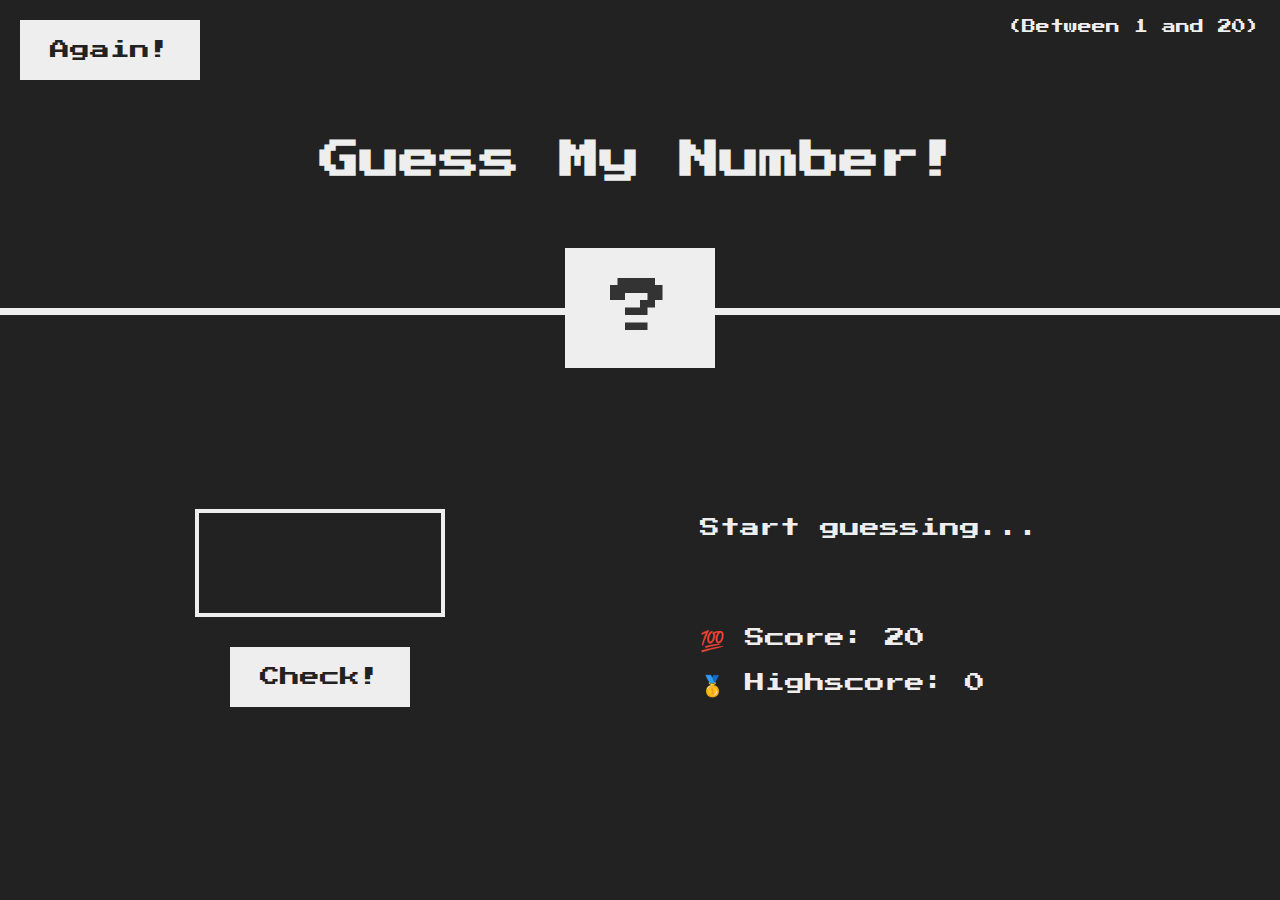
<file: index.html>
<!DOCTYPE html>
<html lang="en">
  <head>
    <meta charset="UTF-8" />
    <meta name="viewport" content="width=device-width, initial-scale=1.0" />
    <meta http-equiv="X-UA-Compatible" content="ie=edge" />
    <link rel="stylesheet" href="index.css" />
    <title>Guess My Number!</title>
  </head>
  <body>
    <header>
      <h1>Guess My Number!</h1>
      <p class="between">(Between 1 and 20)</p>
      <button class="btn again">Again!</button>
      <div class="number">?</div>
    </header>
    <main>
      <section class="left">
        <input type="number" class="guess" />
        <button class="btn check">Check!</button>
      </section>
      <section class="right">
        <p class="message">Start guessing...</p>
        <p class="label-score">💯 Score: <span class="score">20</span></p>
        <p class="label-highscore">
          🥇 Highscore: <span class="highscore">0</span>
        </p>
      </section>
    </main>
    <script src="index.js"></script>
  </body>
</html>
</file>
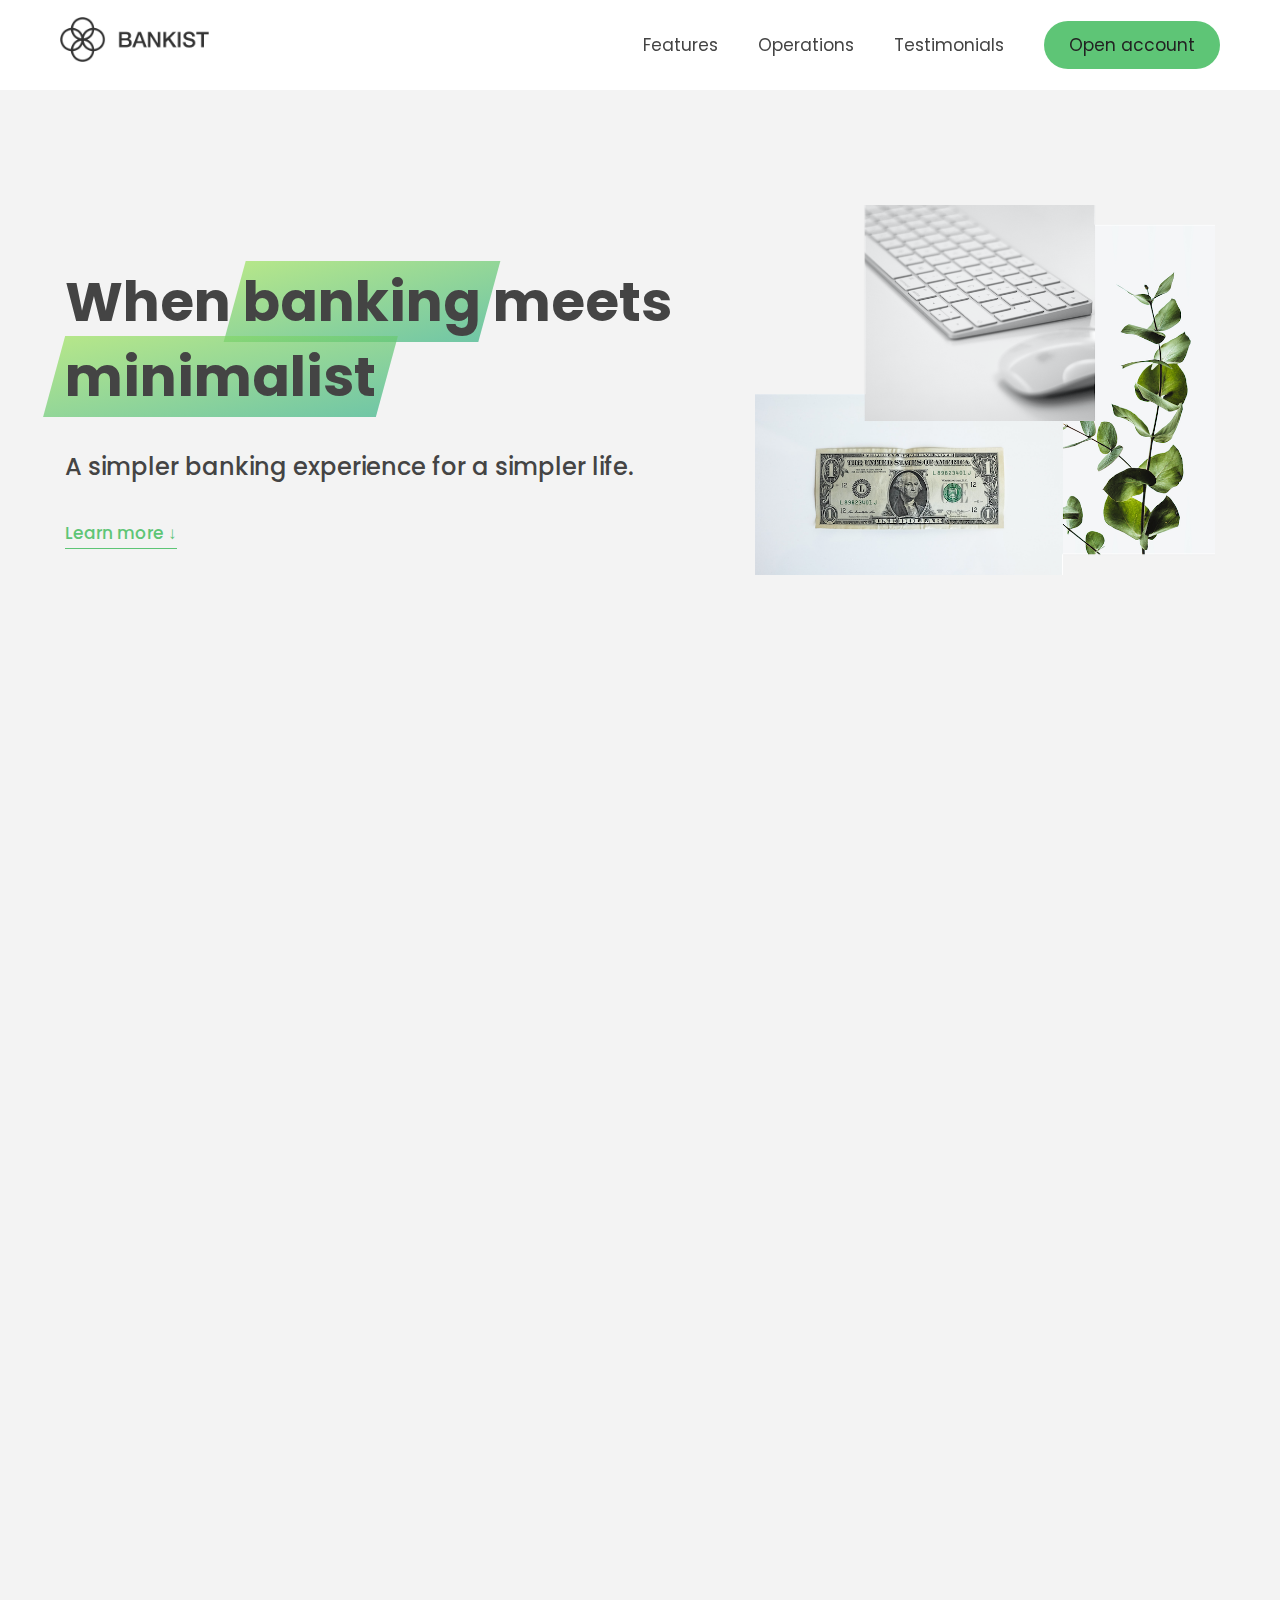
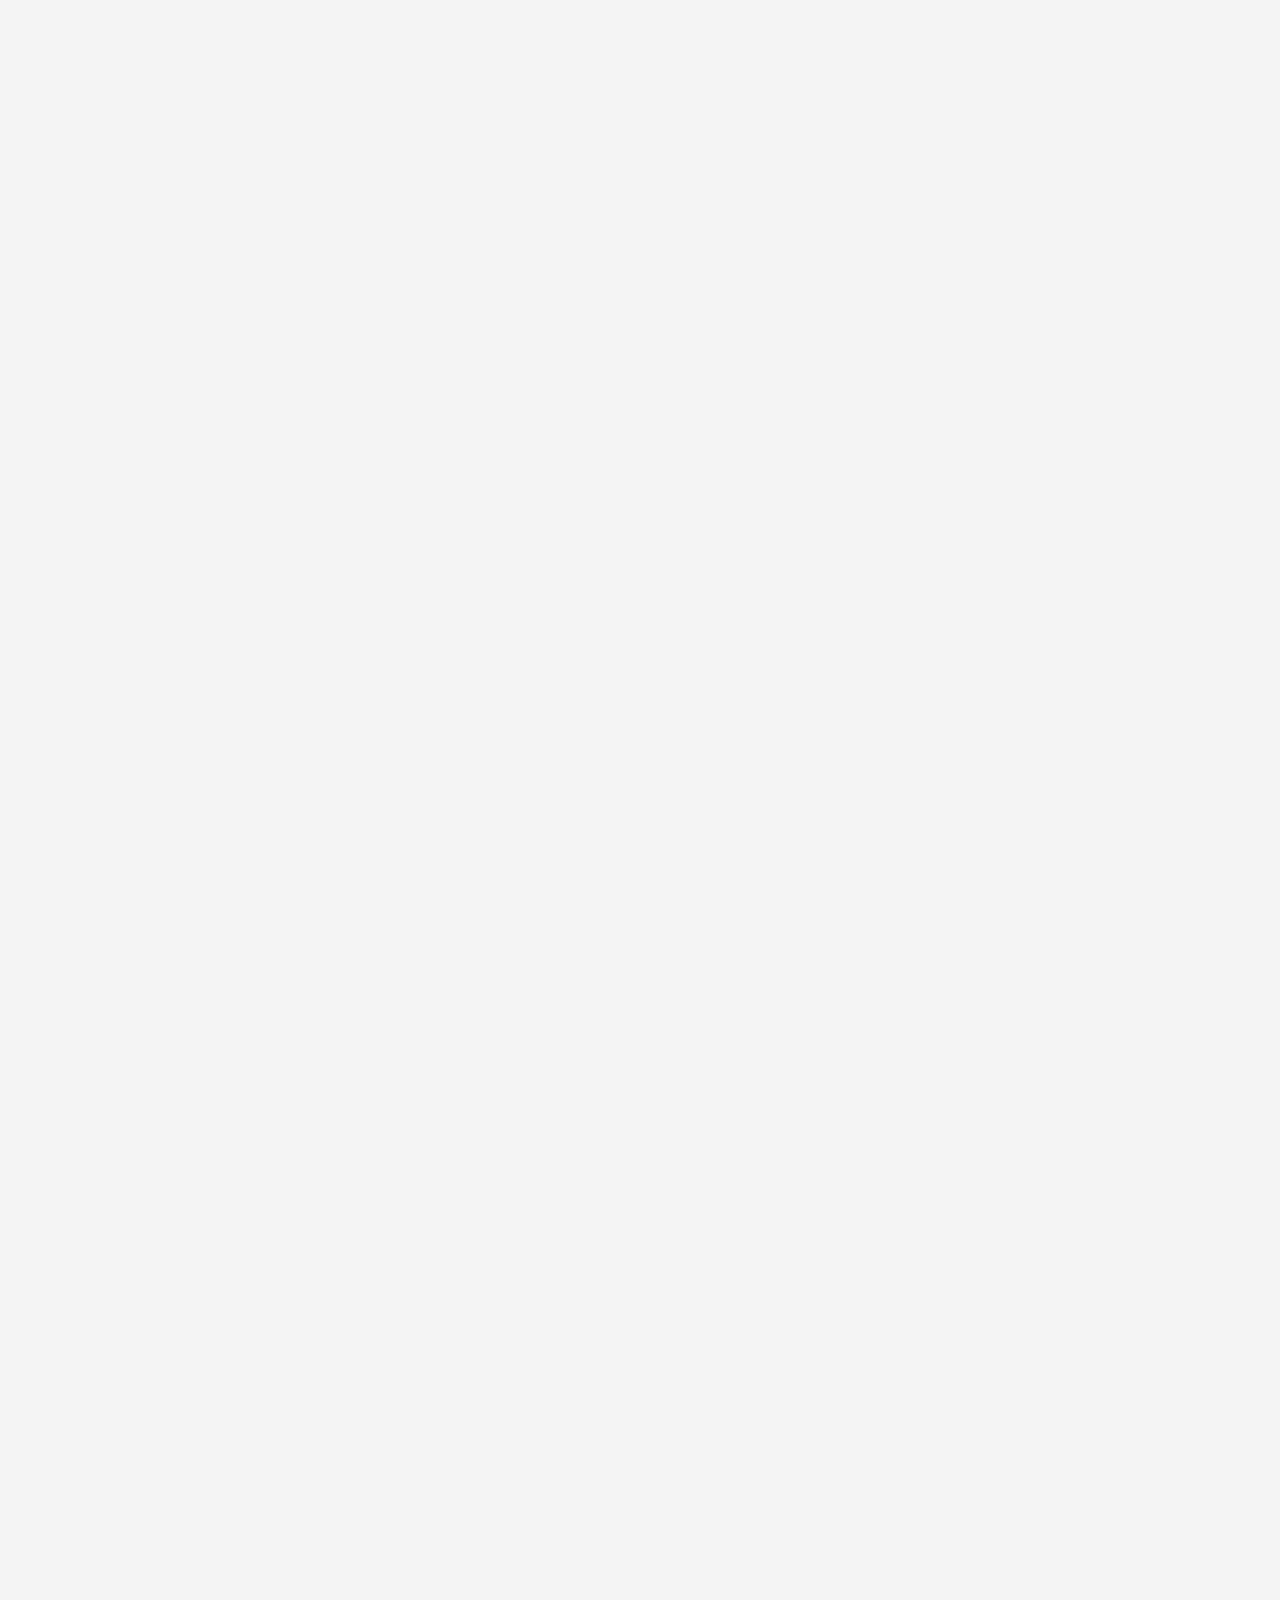
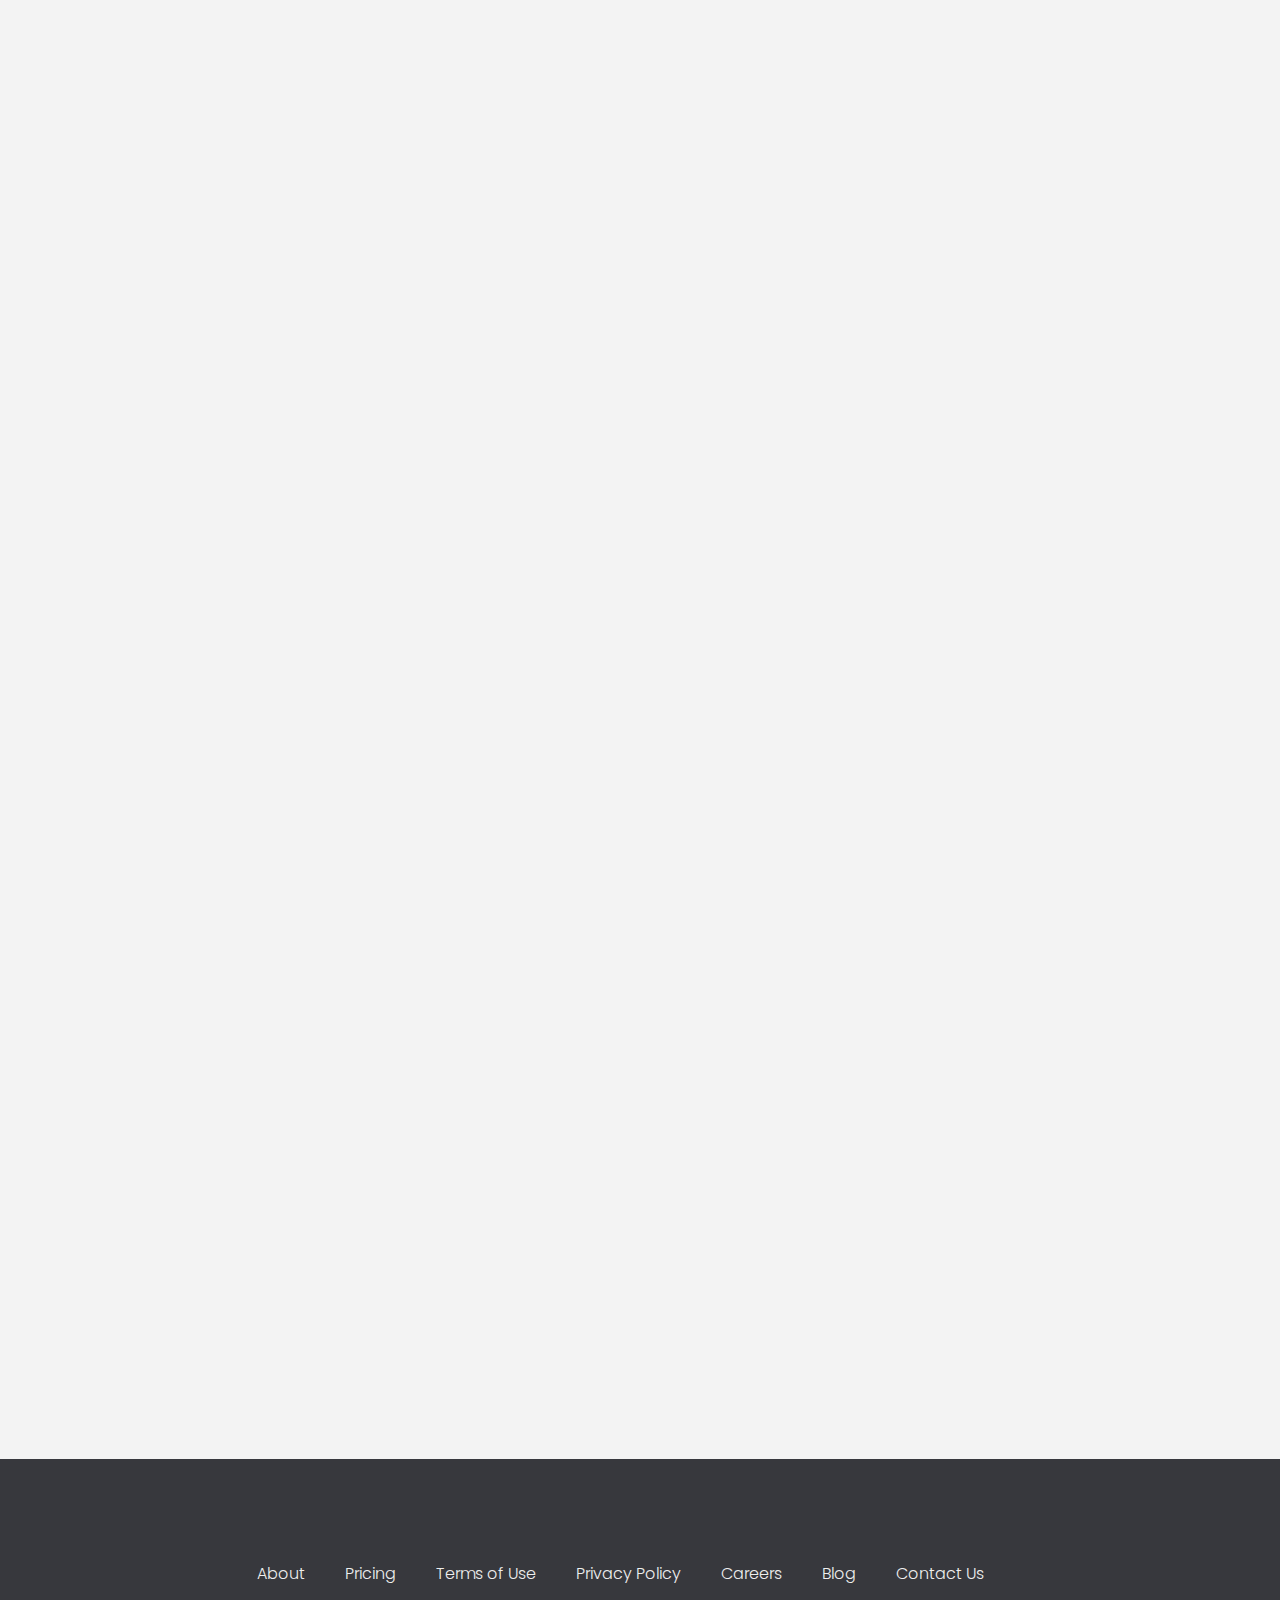
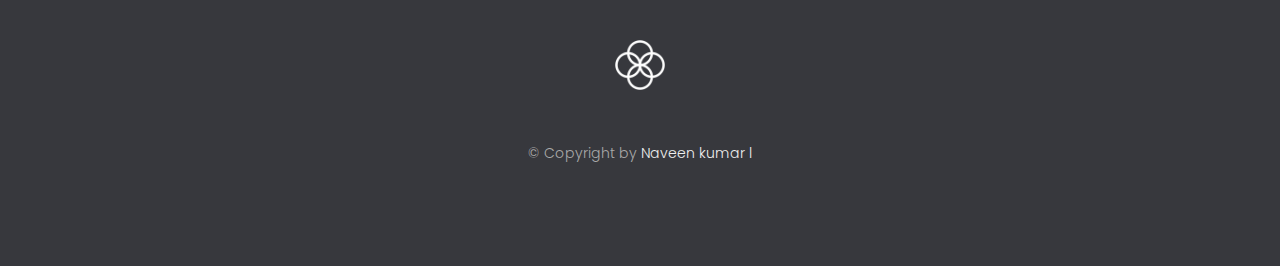
<file: Bankingwebsite/index.html>
<!DOCTYPE html>
<html lang="en">
  <head>
    <meta charset="UTF-8" />
    <meta name="viewport" content="width=device-width, initial-scale=1.0" />
    <meta http-equiv="X-UA-Compatible" content="ie=edge" />
    <link rel="shortcut icon" type="image/png" href="img/icon.png" />

    <link
      href="https://fonts.googleapis.com/css?family=Poppins:300,400,500,600&display=swap"
      rel="stylesheet"
    />
    <link rel="stylesheet" href="style.css" />
    <title>Banking website</title>
  </head>
  <body>
    <header class="header">
      <nav class="nav sticky">
        <a class="nav__link" href="#section--0">
          <img
            src="img/logo.png"
            alt="Bankist logo"
            class="nav__logo"
            designer="naveen"
            data-version-number="3.0"
            id="logo"
          />
        </a>
        <ul class="nav__links">
          <li class="nav__item">
            <a class="nav__link" href="#section--1">Features</a>
          </li>
          <li class="nav__item">
            <a class="nav__link" href="#section--2">Operations</a>
          </li>
          <li class="nav__item">
            <a class="nav__link" href="#section--3">Testimonials</a>
          </li>
          <li class="nav__item">
            <a class="nav__link nav__link--btn btn--show-modal" href="#"
              >Open account</a
            >
          </li>
        </ul>
      </nav>

      <!-- header top section -->
      <div class="header__title" id="section--0">
        <h1>
          When
          <!-- Green highlight effect -->
          <span class="highlight">banking</span>
          meets<br />
          <span class="highlight">minimalist</span>
        </h1>
        <h4>A simpler banking experience for a simpler life.</h4>
        <button class="btn--text btn--scroll-to">Learn more &DownArrow;</button>
        <img
          src="img/hero.png"
          class="header__img"
          alt="Minimalist bank items"
        />
      </div>
    </header>

    <!-- features section -->
    <section class="section" id="section--1">
      <div class="section__title">
        <h2 class="section__description">Features</h2>
        <h3 class="section__header">
          Everything you need in a modern bank and more.
        </h3>
      </div>

      <div class="features">
        <img
          src="img/digital-lazy.jpg"
          data-src="img/digital.jpg"
          alt="Computer"
          class="features__img lazy-img"
        />
        <div class="features__feature">
          <div class="features__icon">
            <svg>
              <use xlink:href="img/icons.svg#icon-monitor"></use>
            </svg>
          </div>
          <h5 class="features__header">100% digital bank</h5>
          <p>
            Lorem ipsum dolor sit amet consectetur adipisicing elit. Unde alias
            sint quos? Accusantium a fugiat porro reiciendis saepe quibusdam
            debitis ducimus.
          </p>
        </div>

        <div class="features__feature">
          <div class="features__icon">
            <svg>
              <use xlink:href="img/icons.svg#icon-trending-up"></use>
            </svg>
          </div>
          <h5 class="features__header">Watch your money grow</h5>
          <p>
            Nesciunt quos autem dolorum voluptates cum dolores dicta fuga
            inventore ab? Nulla incidunt eius numquam sequi iste pariatur
            quibusdam!
          </p>
        </div>
        <img
          src="img/grow-lazy.jpg"
          data-src="img/grow.jpg"
          alt="Plant"
          class="features__img lazy-img"
        />

        <img
          src="img/card-lazy.jpg"
          data-src="img/card.jpg"
          alt="Credit card"
          class="features__img lazy-img"
        />
        <div class="features__feature">
          <div class="features__icon">
            <svg>
              <use xlink:href="img/icons.svg#icon-credit-card"></use>
            </svg>
          </div>
          <h5 class="features__header">Free debit card included</h5>
          <p>
            Quasi, fugit in cumque cupiditate reprehenderit debitis animi enim
            eveniet consequatur odit quam quos possimus assumenda dicta fuga
            inventore ab.
          </p>
        </div>
      </div>
    </section>

    <!-- operations section -->

    <section class="section" id="section--2">
      <div class="section__title">
        <h2 class="section__description">Operations</h2>
        <h3 class="section__header">
          Everything as simple as possible, but no simpler.
        </h3>
      </div>

      <div class="operations">
        <div class="operations__tab-container">
          <button
            class="btn operations__tab operations__tab--1 operations__tab--active"
            data-tab="1"
          >
            <span>01</span>Instant Transfers
          </button>
          <button class="btn operations__tab operations__tab--2" data-tab="2">
            <span>02</span>Instant Loans
          </button>
          <button class="btn operations__tab operations__tab--3" data-tab="3">
            <span>03</span>Instant Closing
          </button>
        </div>
        <div
          class="operations__content operations__content--1 operations__content--active"
        >
          <div class="operations__icon operations__icon--1">
            <svg>
              <use xlink:href="img/icons.svg#icon-upload"></use>
            </svg>
          </div>
          <h5 class="operations__header">
            Tranfser money to anyone, instantly! No fees, no BS.
          </h5>
          <p>
            Lorem ipsum dolor sit amet, consectetur adipisicing elit, sed do
            eiusmod tempor incididunt ut labore et dolore magna aliqua. Ut enim
            ad minim veniam, quis nostrud exercitation ullamco laboris nisi ut
            aliquip ex ea commodo consequat.
          </p>
        </div>

        <div class="operations__content operations__content--2">
          <div class="operations__icon operations__icon--2">
            <svg>
              <use xlink:href="img/icons.svg#icon-home"></use>
            </svg>
          </div>
          <h5 class="operations__header">
            Buy a home or make your dreams come true, with instant loans.
          </h5>
          <p>
            Duis aute irure dolor in reprehenderit in voluptate velit esse
            cillum dolore eu fugiat nulla pariatur. Excepteur sint occaecat
            cupidatat non proident, sunt in culpa qui officia deserunt mollit
            anim id est laborum.
          </p>
        </div>
        <div class="operations__content operations__content--3">
          <div class="operations__icon operations__icon--3">
            <svg>
              <use xlink:href="img/icons.svg#icon-user-x"></use>
            </svg>
          </div>
          <h5 class="operations__header">
            No longer need your account? No problem! Close it instantly.
          </h5>
          <p>
            Excepteur sint occaecat cupidatat non proident, sunt in culpa qui
            officia deserunt mollit anim id est laborum. Ut enim ad minim
            veniam, quis nostrud exercitation ullamco laboris nisi ut aliquip ex
            ea commodo consequat.
          </p>
        </div>
      </div>
    </section>

    <!-- Testimonial section -->

    <section class="section" id="section--3">
      <div class="section__title section__title--testimonials">
        <h2 class="section__description">Not sure yet?</h2>
        <h3 class="section__header">
          Millions of Bankists are already making their lifes simpler.
        </h3>
      </div>

      <div class="slider">
        <div class="slide slide--1" style="transform: translateX(-100%)">
          <div class="testimonial">
            <h5 class="testimonial__header">Best financial decision ever!</h5>
            <blockquote class="testimonial__text">
              Lorem ipsum dolor sit, amet consectetur adipisicing elit.
              Accusantium quas quisquam non? Quas voluptate nulla minima
              deleniti optio ullam nesciunt, numquam corporis et asperiores
              laboriosam sunt, praesentium suscipit blanditiis. Necessitatibus
              id alias reiciendis, perferendis facere pariatur dolore veniam
              autem esse non voluptatem saepe provident nihil molestiae.
            </blockquote>
            <address class="testimonial__author">
              <img src="img/user-1.jpg" alt="" class="testimonial__photo" />
              <h6 class="testimonial__name">Aarav Lynn</h6>
              <p class="testimonial__location">San Francisco, USA</p>
            </address>
          </div>
        </div>

        <div class="slide slide--2" style="transform: translateX(0%)">
          <div class="testimonial">
            <h5 class="testimonial__header">
              The last step to becoming a complete minimalist
            </h5>
            <blockquote class="testimonial__text">
              Quisquam itaque deserunt ullam, quia ea repellendus provident,
              ducimus neque ipsam modi voluptatibus doloremque, corrupti
              laborum. Incidunt numquam perferendis veritatis neque repellendus.
              Lorem, ipsum dolor sit amet consectetur adipisicing elit. Illo
              deserunt exercitationem deleniti.
            </blockquote>
            <address class="testimonial__author">
              <img src="img/user-2.jpg" alt="" class="testimonial__photo" />
              <h6 class="testimonial__name">Miyah Miles</h6>
              <p class="testimonial__location">London, UK</p>
            </address>
          </div>
        </div>

        <div class="slide slide--3" style="transform: translateX(100%)">
          <div class="testimonial">
            <h5 class="testimonial__header">
              Finally free from old-school banks
            </h5>
            <blockquote class="testimonial__text">
              Debitis, nihil sit minus suscipit magni aperiam vel tenetur
              incidunt commodi architecto numquam omnis nulla autem,
              necessitatibus blanditiis modi similique quidem. Odio aliquam
              culpa dicta beatae quod maiores ipsa minus consequatur error sunt,
              deleniti saepe aliquid quos inventore sequi. Necessitatibus id
              alias reiciendis, perferendis facere.
            </blockquote>
            <address class="testimonial__author">
              <img src="img/user-3.jpg" alt="" class="testimonial__photo" />
              <h6 class="testimonial__name">Francisco Gomes</h6>
              <p class="testimonial__location">Lisbon, Portugal</p>
            </address>
          </div>
        </div>
        <!-- 
        <div class="slide"><img src="img/img-1.jpg" alt="Photo 1" /></div>
        <div class="slide"><img src="img/img-2.jpg" alt="Photo 2" /></div>
        <div class="slide"><img src="img/img-3.jpg" alt="Photo 3" /></div>
        <div class="slide"><img src="img/img-4.jpg" alt="Photo 4" /></div> -->
        <button class="slider__btn slider__btn--left">&larr;</button>
        <button class="slider__btn slider__btn--right">&rarr;</button>
        <div class="dots">
          <button class="dots__dot" data-slide="0"></button>
          <button class="dots__dot dots__dot--active" data-slide="1"></button>
          <button class="dots__dot" data-slide="2"></button>
          <button class="dots__dot" data-slide="3"></button>
        </div>
      </div>
    </section>

    <!-- open your free account section -->

    <section class="section section--sign-up">
      <div class="section__title">
        <h3 class="section__header">
          The best day to join Bankist was one year ago. The second best is
          today!
        </h3>
      </div>
      <button class="btn btn--show-modal">Open your free account today!</button>
    </section>

    <!-- Footer section -->

    <footer class="footer">
      <ul class="footer__nav">
        <li class="footer__item">
          <a class="footer__link" href="#">About</a>
        </li>
        <li class="footer__item">
          <a class="footer__link" href="#">Pricing</a>
        </li>
        <li class="footer__item">
          <a class="footer__link" href="#">Terms of Use</a>
        </li>
        <li class="footer__item">
          <a class="footer__link" href="#">Privacy Policy</a>
        </li>
        <li class="footer__item">
          <a class="footer__link" href="#">Careers</a>
        </li>
        <li class="footer__item">
          <a class="footer__link" href="#">Blog</a>
        </li>
        <li class="footer__item">
          <a class="footer__link" href="#">Contact Us</a>
        </li>
      </ul>
      <img src="img/icon.png" alt="Logo" class="footer__logo" />
      <p class="footer__copyright">
        &copy; Copyright by
        <a
          class="footer__link twitter-link"
          target="_blank"
          href="https://twitter.com/jonasschmedtman"
          >Naveen kumar l</a
      </p>
    </footer>

    <!-- pop up model section -->

    <div class="modal hidden">
      <button class="btn--close-modal">&times;</button>
      <h2 class="modal__header">
        Open your bank account <br />
        in just <span class="highlight">5 minutes</span>
      </h2>
      <form class="modal__form">
        <label>First Name</label>
        <input type="text" />
        <label>Last Name</label>
        <input type="text" />
        <label>Email Address</label>
        <input type="email" />
        <button class="btn">Next step &rarr;</button>
      </form>
    </div>
    <div class="overlay hidden"></div>

    <script src="script.js"></script>
  </body>
</html>
</file>
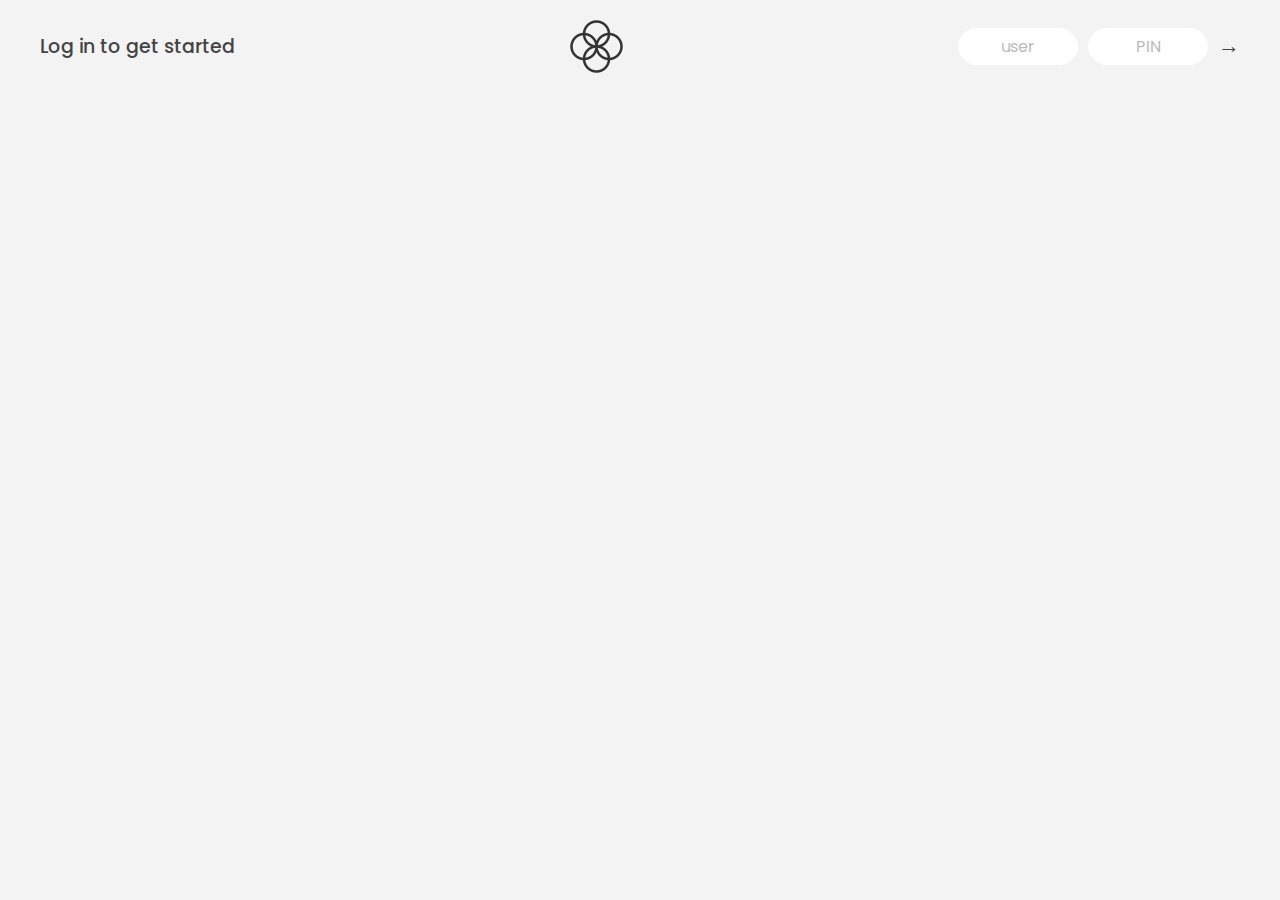
<file: Bankistapp/index.html>
<!DOCTYPE html>
<html lang="en">
  <head>
    <meta charset="UTF-8" />
    <meta name="viewport" content="width=device-width, initial-scale=1.0" />
    <meta http-equiv="X-UA-Compatible" content="ie=edge" />
    <link rel="shortcut icon" type="image/png" href="/icon.png" />

    <link
      href="https://fonts.googleapis.com/css?family=Poppins:400,500,600&display=swap"
      rel="stylesheet"
    />

    <link rel="stylesheet" href="style.css" />
    <title>Bankist</title>
  </head>
  <body>
    <!-- TOP NAVIGATION -->
    <nav>
      <p class="welcome">Log in to get started</p>
      <img src="logo.png" alt="Logo" class="logo" />
      <form class="login">
        <input
          type="text"
          placeholder="user"
          class="login__input login__input--user"
        />
        <!-- In practice, use type="password" -->
        <input
          type="text"
          placeholder="PIN"
          maxlength="4"
          class="login__input login__input--pin"
        />
        <button class="login__btn">&rarr;</button>
      </form>
    </nav>

    <main class="app">
      <!-- Current BALANCE -->
      <div class="balance">
        <div>
          <p class="balance__label">Current balance</p>
          <p class="balance__date">
            As of <span class="date">05/03/2037</span>
          </p>
        </div>
        <p class="balance__value">0000 Rs</p>
      </div>

      <!-- current balance latest updates -->
      <div class="movements">
        <div class="movements__row">
          <div class="movements__type movements__type--deposit">2 deposit</div>
          <div class="movements__date">3 days ago</div>
          <div class="movements__value">4 000 Rs</div>
        </div>
        <div class="movements__row">
          <div class="movements__type movements__type--withdrawal">
            1 withdrawal
          </div>
          <div class="movements__date">24/01/2037</div>
          <div class="movements__value">-378Rs</div>
        </div>
      </div>

      <!-- SUMMARY -->
      <div class="summary">
        <p class="summary__label">Incomes</p>
        <p class="summary__value summary__value--in">0000Rs</p>
        <p class="summary__label">Outcomes</p>
        <p class="summary__value summary__value--out">0000Rs</p>
        <p class="summary__label">Interest</p>
        <p class="summary__value summary__value--interest">0000Rs</p>
        <button class="btn--sort">&downarrow; SORT</button>
      </div>

      <!-- OPERATION: TRANSFERS -->
      <div class="operation operation--transfer">
        <h2>Transfer money</h2>
        <form class="form form--transfer">
          <input type="text" class="form__input form__input--to" />
          <input type="number" class="form__input form__input--amount" />
          <button class="form__btn form__btn--transfer">&rarr;</button>
          <label class="form__label">Transfer to</label>
          <label class="form__label">Amount</label>
        </form>
      </div>

      <!-- OPERATION: LOAN -->
      <div class="operation operation--loan">
        <h2>Request loan</h2>
        <form class="form form--loan">
          <input type="number" class="form__input form__input--loan-amount" />
          <button class="form__btn form__btn--loan">&rarr;</button>
          <label class="form__label form__label--loan">Amount</label>
        </form>
      </div>

      <!-- OPERATION: CLOSE -->
      <div class="operation operation--close">
        <h2>Close account</h2>
        <form class="form form--close">
          <input type="text" class="form__input form__input--user" />
          <input
            type="password"
            maxlength="6"
            class="form__input form__input--pin"
          />
          <button class="form__btn form__btn--close">&rarr;</button>
          <label class="form__label">Confirm user</label>
          <label class="form__label">Confirm PIN</label>
        </form>
      </div>

      <!-- LOGOUT TIMER -->
      <p class="logout-timer">
        You will be logged out in <span class="timer">05:00</span>
      </p>
    </main>

    <!-- <footer>
      &copy; by Jonas Schmedtmann. Don't claim as your own :)
    </footer> -->

    <script src="script.js"></script>
  </body>
</html>
</file>
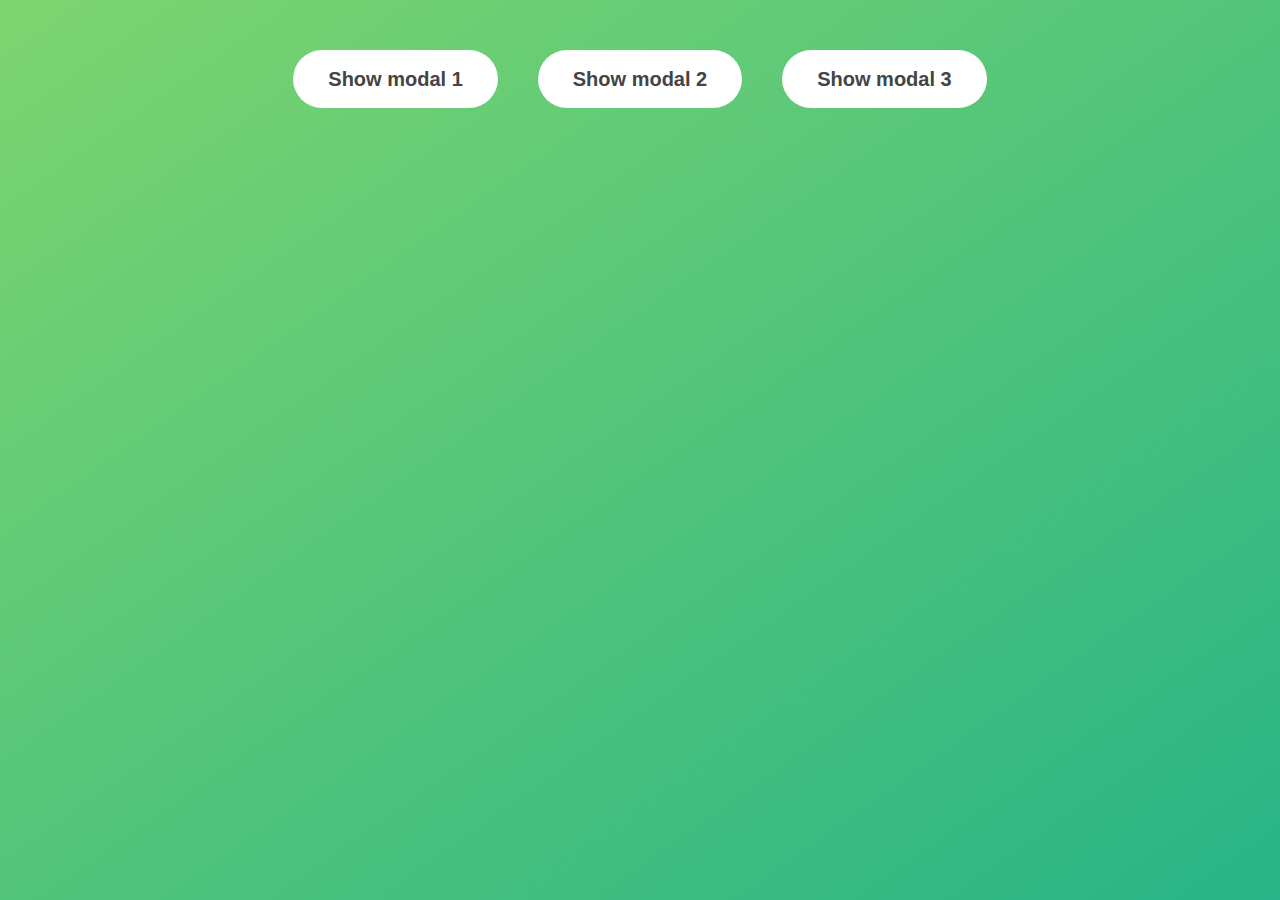
<file: modelwindow/index.html>
<!DOCTYPE html>
<html lang="en">
  <head>
    <meta charset="UTF-8" />
    <meta name="viewport" content="width=device-width, initial-scale=1.0" />
    <meta http-equiv="X-UA-Compatible" content="ie=edge" />
    <link rel="stylesheet" href="index.css" />
    <title>Modal window</title>
  </head>
  <body>
    <button class="show-modal">Show modal 1</button>
    <button class="show-modal">Show modal 2</button>
    <button class="show-modal">Show modal 3</button>

    <div class="modal hidden">
      <button class="close-modal">&times;</button>
      <h1>I'm a modal window 😍</h1>
      <p>
        Lorem ipsum dolor sit amet, consectetur adipisicing elit, sed do eiusmod
        tempor incididunt ut labore et dolore magna aliqua. Ut enim ad minim
        veniam, quis nostrud exercitation ullamco laboris nisi ut aliquip ex ea
        commodo consequat. Duis aute irure dolor in reprehenderit in voluptate
        velit esse cillum dolore eu fugiat nulla pariatur. Excepteur sint
        occaecat cupidatat non proident, sunt in culpa qui officia deserunt
        mollit anim id est laborum.
      </p>
    </div>
    <div class="overlay hidden"></div>

    <script src="index.js"></script>
  </body>
</html>
</file>
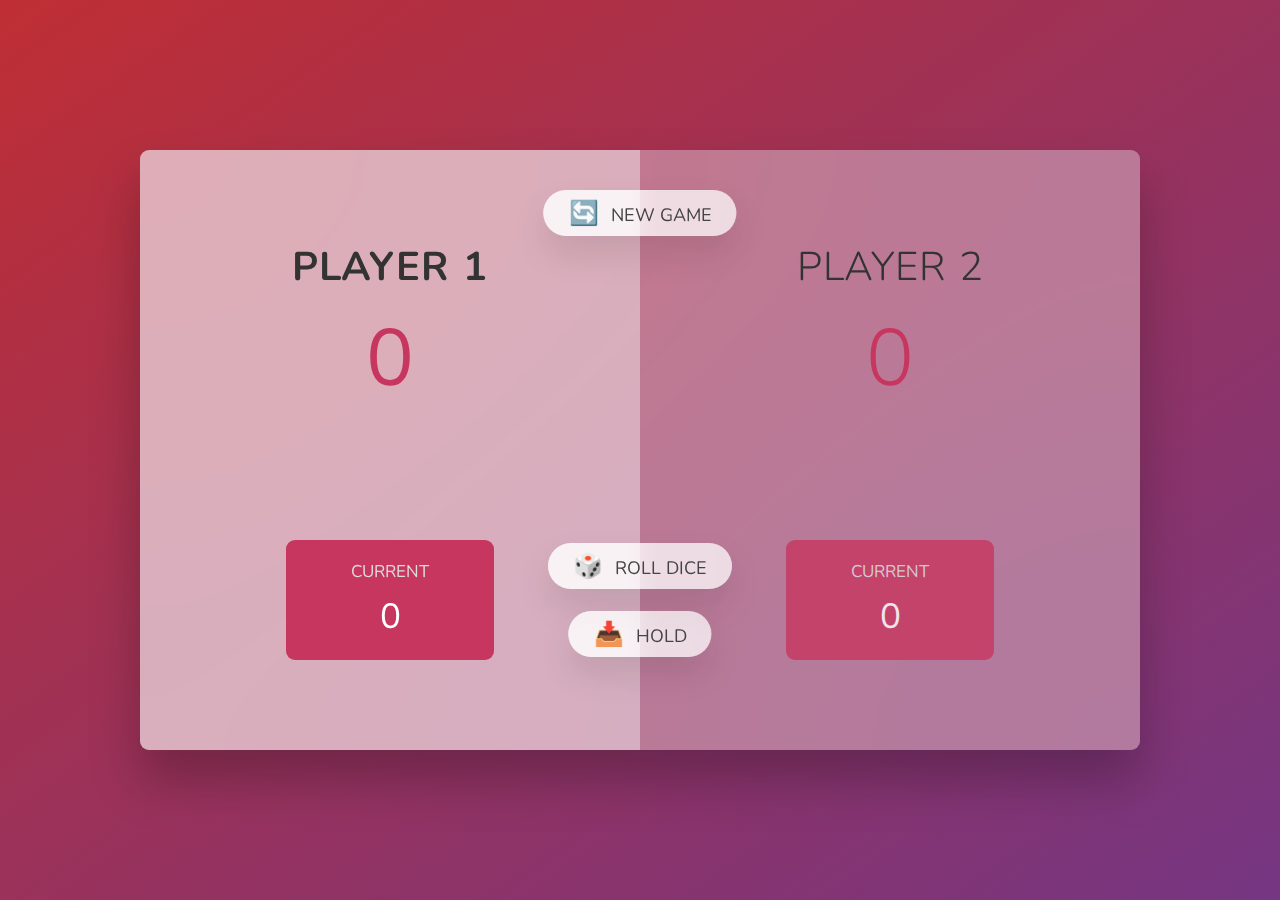
<file: Piggame/index.html>
<!DOCTYPE html>
<html lang="en">
  <head>
    <meta charset="UTF-8" />
    <meta name="viewport" content="width=device-width, initial-scale=1.0" />
    <meta http-equiv="X-UA-Compatible" content="ie=edge" />
    <link rel="stylesheet" href="index.css" />
    <title>Pig Game</title>
  </head>
  <body>
    <main>
      <section class="player player--0 player--active">
        <h2 class="name" id="name--0">Player 1</h2>
        <p class="score" id="score--0">43</p>
        <div class="current">
          <p class="current-label">Current</p>
          <p class="current-score" id="current--0">0</p>
        </div>
      </section>
      <section class="player player--1">
        <h2 class="name" id="name--1">Player 2</h2>
        <p class="score" id="score--1">24</p>
        <div class="current">
          <p class="current-label">Current</p>
          <p class="current-score" id="current--1">0</p>
        </div>
      </section>

      <img src="dice-5.png" alt="Playing dice" class="dice" />
      <button class="btn btn--new">🔄 New game</button>
      <button class="btn btn--roll">🎲 Roll dice</button>
      <button class="btn btn--hold">📥 Hold</button>
    </main>
    <script src="index.js"></script>
  </body>
</html>
</file>
<file: index.css>
@import url("https://fonts.googleapis.com/css?family=Press+Start+2P&display=swap");

* {
  margin: 0;
  padding: 0;
  box-sizing: inherit;
}

html {
  font-size: 62.5%;
  box-sizing: border-box;
}

body {
  font-family: "Press Start 2P", sans-serif;
  color: #eee;
  background-color: #222;
  /* background-color: #60b347; */
}

/* LAYOUT */
header {
  position: relative;
  height: 35vh;
  border-bottom: 7px solid #eee;
}

main {
  height: 65vh;
  color: #eee;
  display: flex;
  align-items: center;
  justify-content: space-around;
}

/* her 1rem means  1 times the root font size. if you declare the root font size to be 16 px which is default font size like html
   1 rem = 16px
   2 rem = 32px like this
*/

.left {
  width: 52rem;
  display: flex;
  flex-direction: column;
  align-items: center;
}

.right {
  width: 52rem;
  font-size: 2rem;
}

/* ELEMENTS STYLE */
h1 {
  font-size: 4rem;
  text-align: center;
  position: absolute;
  width: 100%;
  top: 52%;
  left: 50%;
  transform: translate(-50%, -50%);
}

.number {
  background: #eee;
  color: #333;
  font-size: 6rem;
  width: 15rem;
  padding: 3rem 0rem;
  text-align: center;
  position: absolute;
  bottom: 0;
  left: 50%;
  transform: translate(-50%, 50%);
}

.between {
  font-size: 1.4rem;
  position: absolute;
  top: 2rem;
  right: 2rem;
}

.again {
  position: absolute;
  top: 2rem;
  left: 2rem;
}

.guess {
  background: none;
  border: 4px solid #eee;
  font-family: inherit;
  color: inherit;
  font-size: 5rem;
  padding: 2.5rem;
  width: 25rem;
  text-align: center;
  display: block;
  margin-bottom: 3rem;
}

.btn {
  border: none;
  background-color: #eee;
  color: #222;
  font-size: 2rem;
  font-family: inherit;
  padding: 2rem 3rem;
  cursor: pointer;
}

.btn:hover {
  background-color: #ccc;
}

.message {
  margin-bottom: 8rem;
  height: 3rem;
}

.label-score {
  margin-bottom: 2rem;
}

@media screen and (max-width: 576px) {
  .btn {
    border: none;
    font-size: 12px;
    font-family: inherit;
    padding: 10px;
    cursor: pointer;
  }

  .between {
    font-size: 12px;
    position: absolute;
    top: 30px;
    right: 20px;
  }

  h1 {
    font-size: 3rem;
    width: 100%;
    top: 50%;
    left: 50%;
  }

  .number {
    font-size: 4rem;
    width: 12rem;
  }

  .guess {
    font-size: 3rem;
    padding: 20px;
    width: 15rem;
    margin-bottom: 2rem;
  }

  .message {
    margin-bottom: 5rem;
    height: 2rem;
  }

  .right {
    width: 50rem;
    font-size: 1.3rem;
  }

  .left {
    width: 50rem;
  }

  .label-score {
    margin-bottom: 1.3rem;
  }

  .label-highscore {
    font-size: 1.2rem;
  }
}
</file>
<file: Bankingwebsite/style.css>
/* The page is NOT responsive. You can implement responsiveness yourself if you wanna have some fun 😃 */

:root {
  --color-primary: #5ec576;
  --color-secondary: #ffcb03;
  --color-tertiary: #ff585f;
  --color-primary-darker: #4bbb7d;
  --color-secondary-darker: #ffbb00;
  --color-tertiary-darker: #fd424b;
  --color-primary-opacity: #5ec5763a;
  --color-secondary-opacity: #ffcd0331;
  --color-tertiary-opacity: #ff58602d;
  --gradient-primary: linear-gradient(to top left, #39b385, #9be15d);
  --gradient-secondary: linear-gradient(to top left, #ffb003, #ffcb03);
}

* {
  margin: 0;
  padding: 0;
  box-sizing: inherit;
}

html {
  font-size: 62.5%;
  box-sizing: border-box;
}

body {
  font-family: 'Poppins', sans-serif;
  font-weight: 300;
  color: #444;
  line-height: 1.9;
  background-color: #f3f3f3;
}

/* GENERAL ELEMENTS */
.section {
  padding: 15rem 3rem;
  border-top: 1px solid #ddd;

  transition: transform 1s, opacity 1s;
}

.section-hidden {
  opacity: 0;
  transform: translateY(8rem);
}

.section__title {
  max-width: 80rem;
  margin: 0 auto 8rem auto;
}

.section__description {
  font-size: 1.8rem;
  font-weight: 600;
  text-transform: uppercase;
  color: var(--color-primary);
  margin-bottom: 1rem;
}

.section__header {
  font-size: 4rem;
  line-height: 1.3;
  font-weight: 500;
}

.btn {
  display: inline-block;
  background-color: var(--color-primary);
  font-size: 1.6rem;
  font-family: inherit;
  font-weight: 500;
  border: none;
  padding: 1.25rem 4.5rem;
  border-radius: 10rem;
  cursor: pointer;
  transition: all 0.3s;
}

.btn:hover {
  background-color: var(--color-primary-darker);
}

.btn--text {
  display: inline-block;
  background: none;
  font-size: 1.7rem;
  font-family: inherit;
  font-weight: 500;
  color: var(--color-primary);
  border: none;
  border-bottom: 1px solid currentColor;
  padding-bottom: 2px;
  cursor: pointer;
  transition: all 0.3s;
}

p {
  color: #666;
}

/* This is BAD for accessibility! Don't do in the real world! */
button:focus {
  outline: none;
}

img {
  transition: filter 0.5s;
}

.lazy-img {
  filter: blur(20px);
}

/* NAVIGATION */
.nav {
  display: flex;
  justify-content: space-between;
  align-items: center;
  height: 9rem;
  width: 100%;
  padding: 0 6rem;
  z-index: 100;
}

/* nav and stickly class at the same time */
.nav.sticky {
  position: fixed;
  background-color: #fffffff2;
}

.nav__logo {
  height: 4.5rem;
  transition: all 0.3s;
}

.nav__links {
  display: flex;
  align-items: center;
  list-style: none;
}

.nav__item {
  margin-left: 4rem;
}

.nav__link:link,
.nav__link:visited {
  font-size: 1.7rem;
  font-weight: 400;
  color: inherit;
  text-decoration: none;
  display: block;
  transition: all 0.3s;
}

.nav__link--btn:link,
.nav__link--btn:visited {
  padding: 0.8rem 2.5rem;
  border-radius: 3rem;
  background-color: var(--color-primary);
  color: #222;
}

.nav__link--btn:hover,
.nav__link--btn:active {
  color: inherit;
  background-color: var(--color-primary-darker);
  color: #333;
}

/* HEADER */
.header {
  padding: 0 3rem;
  height: 100vh;
  display: flex;
  flex-direction: column;
  align-items: center;
}

.header__title {
  flex: 1;

  max-width: 115rem;
  display: grid;
  grid-template-columns: 3fr 2fr;
  row-gap: 3rem;
  align-content: center;
  justify-content: center;

  align-items: start;
  justify-items: start;
}

h1 {
  font-size: 5.5rem;
  line-height: 1.35;
}

h4 {
  font-size: 2.4rem;
  font-weight: 500;
}

.header__img {
  width: 100%;
  grid-column: 2 / 3;
  grid-row: 1 / span 4;
  transform: translateY(-6rem);
}

.highlight {
  position: relative;
}

.highlight::after {
  display: block;
  content: '';
  position: absolute;
  bottom: 0;
  left: 0;
  height: 100%;
  width: 100%;
  z-index: -1;
  opacity: 0.7;
  transform: scale(1.07, 1.05) skewX(-15deg);
  background-image: var(--gradient-primary);
}

/* FEATURES */
.features {
  display: grid;
  grid-template-columns: 1fr 1fr;
  gap: 4rem;
  margin: 0 12rem;
}

.features__img {
  width: 100%;
}

.features__feature {
  align-self: center;
  justify-self: center;
  width: 70%;
  font-size: 1.5rem;
}

.features__icon {
  display: flex;
  align-items: center;
  justify-content: center;
  background-color: var(--color-primary-opacity);
  height: 5.5rem;
  width: 5.5rem;
  border-radius: 50%;
  margin-bottom: 2rem;
}

.features__icon svg {
  height: 2.5rem;
  width: 2.5rem;
  fill: var(--color-primary);
}

.features__header {
  font-size: 2rem;
  margin-bottom: 1rem;
}

/* OPERATIONS */
.operations {
  max-width: 100rem;
  margin: 12rem auto 0 auto;

  background-color: #fff;
}

.operations__tab-container {
  display: flex;
  justify-content: center;
}

.operations__tab {
  margin-right: 2.5rem;
  transform: translateY(-50%);
}

.operations__tab span {
  margin-right: 1rem;
  font-weight: 600;
  display: inline-block;
}

.operations__tab--1 {
  background-color: var(--color-secondary);
}

.operations__tab--1:hover {
  background-color: var(--color-secondary-darker);
}

.operations__tab--3 {
  background-color: var(--color-tertiary);
  margin: 0;
}

.operations__tab--3:hover {
  background-color: var(--color-tertiary-darker);
}

.operations__tab--active {
  transform: translateY(-68%);
}

.operations__content {
  display: none;

  /* JUST PRESENTATIONAL */
  font-size: 1.7rem;
  padding: 2.5rem 7rem 6.5rem 7rem;
}

.operations__content--active {
  display: grid;
  grid-template-columns: 7rem 1fr;
  column-gap: 3rem;
  row-gap: 0.5rem;
}

.operations__header {
  font-size: 2.25rem;
  font-weight: 500;
  align-self: center;
}

.operations__icon {
  display: flex;
  align-items: center;
  justify-content: center;
  height: 7rem;
  width: 7rem;
  border-radius: 50%;
}

.operations__icon svg {
  height: 2.75rem;
  width: 2.75rem;
}

.operations__content p {
  grid-column: 2;
}

.operations__icon--1 {
  background-color: var(--color-secondary-opacity);
}
.operations__icon--2 {
  background-color: var(--color-primary-opacity);
}
.operations__icon--3 {
  background-color: var(--color-tertiary-opacity);
}
.operations__icon--1 svg {
  fill: var(--color-secondary-darker);
}
.operations__icon--2 svg {
  fill: var(--color-primary);
}
.operations__icon--3 svg {
  fill: var(--color-tertiary);
}

/* SLIDER */
.slider {
  max-width: 100rem;
  height: 50rem;
  margin: 0 auto;
  position: relative;

  /* IN THE END */
  overflow: hidden;
}

.slide {
  position: absolute;
  top: 0;
  width: 100%;
  height: 50rem;

  display: flex;
  align-items: center;
  justify-content: center;

  /* THIS creates the animation! */
  transition: transform 1s;
}

.slide > img {
  /* Only for images that have different size than slide */
  width: 100%;
  height: 100%;
  object-fit: cover;
}

.slider__btn {
  position: absolute;
  top: 50%;
  z-index: 10;

  border: none;
  background: rgba(255, 255, 255, 0.7);
  font-family: inherit;
  color: #333;
  border-radius: 50%;
  height: 5.5rem;
  width: 5.5rem;
  font-size: 3.25rem;
  cursor: pointer;
}

.slider__btn--left {
  left: 6%;
  transform: translate(-50%, -50%);
}

.slider__btn--right {
  right: 6%;
  transform: translate(50%, -50%);
}

.dots {
  position: absolute;
  bottom: 5%;
  left: 50%;
  transform: translateX(-50%);
  display: flex;
}

.dots__dot {
  border: none;
  background-color: #b9b9b9;
  opacity: 0.7;
  height: 1rem;
  width: 1rem;
  border-radius: 50%;
  margin-right: 1.75rem;
  cursor: pointer;
  transition: all 0.5s;

  /* Only necessary when overlying images */
  /* box-shadow: 0 0.6rem 1.5rem rgba(0, 0, 0, 0.7); */
}

.dots__dot:last-child {
  margin: 0;
}

.dots__dot--active {
  /* background-color: #fff; */
  background-color: #888;
  opacity: 1;
}

/* TESTIMONIALS */
.testimonial {
  width: 65%;
  position: relative;
}

.testimonial::before {
  content: '\201C';
  position: absolute;
  top: -5.7rem;
  left: -6.8rem;
  line-height: 1;
  font-size: 20rem;
  font-family: inherit;
  color: var(--color-primary);
  z-index: -1;
}

.testimonial__header {
  font-size: 2.25rem;
  font-weight: 500;
  margin-bottom: 1.5rem;
}

.testimonial__text {
  font-size: 1.7rem;
  margin-bottom: 3.5rem;
  color: #666;
}

.testimonial__author {
  margin-left: 3rem;
  font-style: normal;

  display: grid;
  grid-template-columns: 6.5rem 1fr;
  column-gap: 2rem;
}

.testimonial__photo {
  grid-row: 1 / span 2;
  width: 6.5rem;
  border-radius: 50%;
}

.testimonial__name {
  font-size: 1.7rem;
  font-weight: 500;
  align-self: end;
  margin: 0;
}

.testimonial__location {
  font-size: 1.5rem;
}

.section__title--testimonials {
  margin-bottom: 4rem;
}

/* SIGNUP */
.section--sign-up {
  background-color: #37383d;
  border-top: none;
  border-bottom: 1px solid #444;
  text-align: center;
  padding: 10rem 3rem;
}

.section--sign-up .section__header {
  color: #fff;
  text-align: center;
}

.section--sign-up .section__title {
  margin-bottom: 6rem;
}

.section--sign-up .btn {
  font-size: 1.9rem;
  padding: 2rem 5rem;
}

/* FOOTER */
.footer {
  padding: 10rem 3rem;
  background-color: #37383d;
}

.footer__nav {
  list-style: none;
  display: flex;
  justify-content: center;
  margin-bottom: 5rem;
}

.footer__item {
  margin-right: 4rem;
}

.footer__link {
  font-size: 1.6rem;
  color: #eee;
  text-decoration: none;
}

.footer__logo {
  height: 5rem;
  display: block;
  margin: 0 auto;
  margin-bottom: 5rem;
}

.footer__copyright {
  font-size: 1.4rem;
  color: #aaa;
  text-align: center;
}

.footer__copyright .footer__link {
  font-size: 1.4rem;
}

/* MODAL WINDOW */
.modal {
  position: fixed;
  top: 50%;
  left: 50%;
  transform: translate(-50%, -50%);
  max-width: 60rem;
  background-color: #f3f3f3;
  padding: 5rem 6rem;
  box-shadow: 0 4rem 6rem rgba(0, 0, 0, 0.3);
  z-index: 1000;
  transition: all 0.5s;
}

.overlay {
  position: fixed;
  top: 0;
  left: 0;
  width: 100%;
  height: 100%;
  background-color: rgba(0, 0, 0, 0.5);
  backdrop-filter: blur(4px);
  z-index: 100;
  transition: all 0.5s;
}

.modal__header {
  font-size: 3.25rem;
  margin-bottom: 4.5rem;
  line-height: 1.5;
}

.modal__form {
  margin: 0 3rem;
  display: grid;
  grid-template-columns: 1fr 2fr;
  align-items: center;
  gap: 2.5rem;
}

.modal__form label {
  font-size: 1.7rem;
  font-weight: 500;
}

.modal__form input {
  font-size: 1.7rem;
  padding: 1rem 1.5rem;
  border: 1px solid #ddd;
  border-radius: 0.5rem;
}

.modal__form button {
  grid-column: 1 / span 2;
  justify-self: center;
  margin-top: 1rem;
}

.btn--close-modal {
  font-family: inherit;
  color: inherit;
  position: absolute;
  top: 1.6rem;
  right: 3rem;
  font-size: 4rem;
  cursor: pointer;
  border: none;
  background: none;
}

.hidden {
  visibility: hidden;
  opacity: 0;
}

/* COOKIE MESSAGE */
.cookie-message {
  display: flex;
  align-items: center;
  justify-content: space-evenly;
  width: 100%;
  background-color: white;
  color: #bbb;
  font-size: 1.5rem;
  font-weight: 400;
}
</file>
<file: Bankistapp/style.css>
/*
 * Use this CSS to learn some intersting techniques,
 * in case you're wondering how I built the UI.
 * Have fun! 😁
 */

* {
  margin: 0;
  padding: 0;
  box-sizing: inherit;
}

html {
  font-size: 62.5%;
  box-sizing: border-box;
}

body {
  font-family: "Poppins", sans-serif;
  color: #444;
  background-color: #f3f3f3;
  height: 100vh;
  padding: 2rem;
}

nav {
  display: flex;
  justify-content: space-between;
  align-items: center;
  padding: 0 2rem;
}

.welcome {
  font-size: 1.9rem;
  font-weight: 500;
}

.logo {
  height: 5.25rem;
}

.login {
  display: flex;
}

.login__input {
  border: none;
  padding: 0.5rem 2rem;
  font-size: 1.6rem;
  font-family: inherit;
  text-align: center;
  width: 12rem;
  border-radius: 10rem;
  margin-right: 1rem;
  color: inherit;
  border: 1px solid #fff;
  transition: all 0.3s;
}

.login__input:focus {
  outline: none;
  border: 1px solid #ccc;
}

.login__input::placeholder {
  color: #bbb;
}

.login__btn {
  border: none;
  background: none;
  font-size: 2.2rem;
  color: inherit;
  cursor: pointer;
  transition: all 0.3s;
}

.login__btn:hover,
.login__btn:focus,
.btn--sort:hover,
.btn--sort:focus {
  outline: none;
  color: #777;
}

/* MAIN */
.app {
  position: relative;
  max-width: 100rem;
  margin: 4rem auto;
  display: grid;
  grid-template-columns: 4fr 3fr;
  grid-template-rows: auto repeat(3, 15rem) auto;
  gap: 2rem;

  /* NOTE This creates the fade in/out anumation */
  opacity: 0;
  transition: all 1s;
}

.balance {
  grid-column: 1 / span 2;
  display: flex;
  align-items: flex-end;
  justify-content: space-between;
  margin-bottom: 2rem;
}

.balance__label {
  font-size: 2.2rem;
  font-weight: 500;
  margin-bottom: -0.2rem;
}

.balance__date {
  font-size: 1.4rem;
  color: #888;
}

.balance__value {
  font-size: 4.5rem;
  font-weight: 400;
}

/* MOVEMENTS */
.movements {
  grid-row: 2 / span 3;
  background-color: #fff;
  border-radius: 1rem;
  overflow: scroll;
}

.movements__row {
  padding: 2.25rem 4rem;
  display: flex;
  align-items: center;
  border-bottom: 1px solid #eee;
}

.movements__type {
  font-size: 1.1rem;
  text-transform: uppercase;
  font-weight: 500;
  color: #fff;
  padding: 0.1rem 1rem;
  border-radius: 10rem;
  margin-right: 2rem;
}

.movements__date {
  font-size: 1.1rem;
  text-transform: uppercase;
  font-weight: 500;
  color: #666;
}

.movements__type--deposit {
  background-image: linear-gradient(to top left, #39b385, #9be15d);
}

.movements__type--withdrawal {
  background-image: linear-gradient(to top left, #e52a5a, #ff585f);
}

.movements__value {
  font-size: 1.7rem;
  margin-left: auto;
}

/* SUMMARY */
.summary {
  grid-row: 5 / 6;
  display: flex;
  align-items: baseline;
  padding: 0 0.3rem;
  margin-top: 1rem;
}

.summary__label {
  font-size: 1.2rem;
  font-weight: 500;
  text-transform: uppercase;
  margin-right: 0.8rem;
}

.summary__value {
  font-size: 2.2rem;
  margin-right: 2.5rem;
}

.summary__value--in,
.summary__value--interest {
  color: #66c873;
}

.summary__value--out {
  color: #f5465d;
}

.btn--sort {
  margin-left: auto;
  border: none;
  background: none;
  font-size: 1.3rem;
  font-weight: 500;
  cursor: pointer;
}

/* OPERATIONS */
.operation {
  border-radius: 1rem;
  padding: 3rem 4rem;
  color: #333;
}

.operation--transfer {
  background-image: linear-gradient(to top left, #ffb003, #ffcb03);
}

.operation--loan {
  background-image: linear-gradient(to top left, #39b385, #9be15d);
}

.operation--close {
  background-image: linear-gradient(to top left, #e52a5a, #ff585f);
}

h2 {
  margin-bottom: 1.5rem;
  font-size: 1.7rem;
  font-weight: 600;
  color: #333;
}

.form {
  display: grid;
  grid-template-columns: 2.5fr 2.5fr 1fr;
  grid-template-rows: auto auto;
  gap: 0.4rem 1rem;
}

/* Exceptions for interst */
.form.form--loan {
  grid-template-columns: 2.5fr 1fr 2.5fr;
}
.form__label--loan {
  grid-row: 2;
}
/* End exceptions */

.form__input {
  width: 100%;
  border: none;
  background-color: rgba(255, 255, 255, 0.4);
  font-family: inherit;
  font-size: 1.5rem;
  text-align: center;
  color: #333;
  padding: 0.3rem 1rem;
  border-radius: 0.7rem;
  transition: all 0.3s;
}

.form__input:focus {
  outline: none;
  background-color: rgba(255, 255, 255, 0.6);
}

.form__label {
  font-size: 1.3rem;
  text-align: center;
}

.form__btn {
  border: none;
  border-radius: 0.7rem;
  font-size: 1.8rem;
  background-color: #fff;
  cursor: pointer;
  transition: all 0.3s;
}

.form__btn:focus {
  outline: none;
  background-color: rgba(255, 255, 255, 0.8);
}

.logout-timer {
  padding: 0 0.3rem;
  margin-top: 1.9rem;
  text-align: right;
  font-size: 1.25rem;
}

.timer {
  font-weight: 600;
}
</file>
<file: modelwindow/index.css>
* {
  margin: 0;
  padding: 0;
  box-sizing: inherit;
}

html {
  font-size: 62.5%;
  box-sizing: border-box;
}

body {
  font-family: sans-serif;
  color: #333;
  line-height: 1.5;
  height: 100vh;
  position: relative;
  display: flex;
  align-items: flex-start;
  justify-content: center;
  background: linear-gradient(to top left, #28b487, #7dd56f);
}

.show-modal {
  font-size: 2rem;
  font-weight: 600;
  padding: 1.75rem 3.5rem;
  margin: 5rem 2rem;
  border: none;
  background-color: #fff;
  color: #444;
  border-radius: 10rem;
  cursor: pointer;
}

.close-modal {
  position: absolute;
  top: 1.2rem;
  right: 2rem;
  font-size: 5rem;
  color: #333;
  cursor: pointer;
  border: none;
  background: none;
}

h1 {
  font-size: 2.5rem;
  margin-bottom: 2rem;
}

p {
  font-size: 1.8rem;
}

/* -------------------------- */
/* CLASSES TO MAKE MODAL WORK */
.hidden {
  display: none;
}

.modal {
  position: absolute;
  top: 50%;
  left: 50%;
  transform: translate(-50%, -50%);
  width: 70%;

  background-color: white;
  padding: 6rem;
  border-radius: 5px;
  box-shadow: 0 3rem 5rem rgba(0, 0, 0, 0.3);
  z-index: 10;
}

.overlay {
  position: absolute;
  top: 0;
  left: 0;
  width: 100%;
  height: 100%;
  background-color: rgba(0, 0, 0, 0.6);
  backdrop-filter: blur(3px);
  z-index: 5;
}
</file>
<file: Piggame/index.css>
@import url("https://fonts.googleapis.com/css2?family=Nunito&display=swap");

* {
  margin: 0;
  padding: 0;
  box-sizing: inherit;
}

html {
  font-size: 62.5%;
  box-sizing: border-box;
}

body {
  font-family: "Nunito", sans-serif;
  font-weight: 400;
  height: 100vh;
  color: #333;
  background-image: linear-gradient(to top left, #753682 0%, #bf2e34 100%);
  display: flex;
  align-items: center;
  justify-content: center;
}

/* LAYOUT */
main {
  position: relative;
  width: 100rem;
  height: 60rem;
  background-color: rgba(255, 255, 255, 0.35);
  backdrop-filter: blur(200px);
  filter: blur();
  box-shadow: 0 3rem 5rem rgba(0, 0, 0, 0.25);
  border-radius: 9px;
  overflow: hidden;
  display: flex;
}

.player {
  flex: 50%;
  padding: 9rem;
  display: flex;
  flex-direction: column;
  align-items: center;
  transition: all 0.75s;
}

/* ELEMENTS */
.name {
  position: relative;
  font-size: 4rem;
  text-transform: uppercase;
  letter-spacing: 1px;
  word-spacing: 2px;
  font-weight: 300;
  margin-bottom: 1rem;
}

.score {
  font-size: 8rem;
  font-weight: 300;
  color: #c7365f;
  margin-bottom: auto;
}

.player--active {
  background-color: rgba(255, 255, 255, 0.4);
}
.player--active .name {
  font-weight: 700;
}
.player--active .score {
  font-weight: 400;
}

.player--active .current {
  opacity: 1;
}

.current {
  background-color: #c7365f;
  opacity: 0.8;
  border-radius: 9px;
  color: #fff;
  width: 65%;
  padding: 2rem;
  text-align: center;
  transition: all 0.75s;
}

.current-label {
  text-transform: uppercase;
  margin-bottom: 1rem;
  font-size: 1.7rem;
  color: #ddd;
}

.current-score {
  font-size: 3.5rem;
}

/* ABSOLUTE POSITIONED ELEMENTS */
.btn {
  position: absolute;
  left: 50%;
  transform: translateX(-50%);
  color: #444;
  background: none;
  border: none;
  font-family: inherit;
  font-size: 1.8rem;
  text-transform: uppercase;
  cursor: pointer;
  font-weight: 400;
  transition: all 0.2s;

  background-color: white;
  background-color: rgba(255, 255, 255, 0.6);
  backdrop-filter: blur(10px);

  padding: 0.7rem 2.5rem;
  border-radius: 50rem;
  box-shadow: 0 1.75rem 3.5rem rgba(0, 0, 0, 0.1);
}

.btn::first-letter {
  font-size: 2.4rem;
  display: inline-block;
  margin-right: 0.7rem;
}

.btn--new {
  top: 4rem;
}
.btn--roll {
  top: 39.3rem;
}
.btn--hold {
  top: 46.1rem;
}

.btn:active {
  transform: translate(-50%, 3px);
  box-shadow: 0 1rem 2rem rgba(0, 0, 0, 0.15);
}

.btn:focus {
  outline: none;
}

.dice {
  position: absolute;
  left: 50%;
  top: 16.5rem;
  transform: translateX(-50%);
  height: 10rem;
  box-shadow: 0 2rem 5rem rgba(0, 0, 0, 0.2);
}

.player--winner {
  background-color: #2f2f2f;
}

.player--winner .name {
  font-weight: 700;
  color: #c7365f;
}

.hidden {
  display: none;
}
</file>
